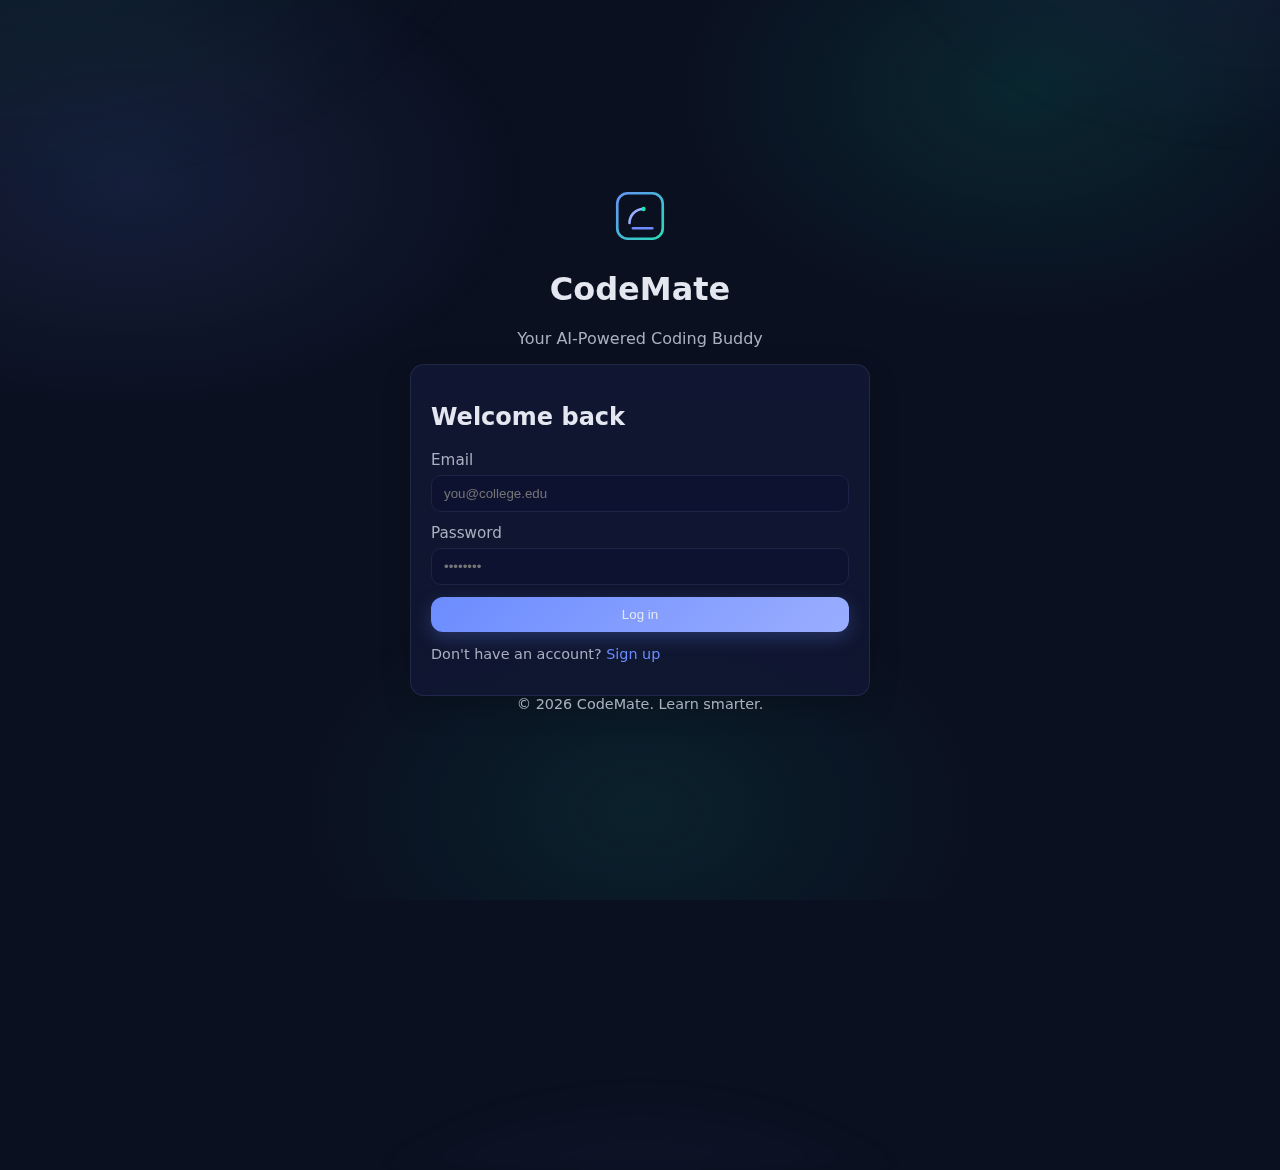
<file: index.html>
<!DOCTYPE html>
<html lang="en">
<head>
  <meta charset="UTF-8" />
  <meta name="viewport" content="width=device-width, initial-scale=1.0" />
  <title>CodeMate – Login</title>
  <link rel="stylesheet" href="css/styles.css" />
  <link rel="icon" href="assets/logo.svg" />
</head>
<body class="auth-body">
  <div class="gradient-bg"></div>
  <main class="auth-container">
    <div class="brand">
      <img src="assets/logo.svg" alt="CodeMate Logo" class="logo"/>
      <h1>CodeMate</h1>
      <p class="tagline">Your AI-Powered Coding Buddy</p>
    </div>

    <form id="loginForm" class="card auth-card">
      <h2>Welcome back</h2>
      <div class="form-group">
        <label for="loginEmail">Email</label>
        <input type="email" id="loginEmail" placeholder="you@college.edu" required />
      </div>
      <div class="form-group">
        <label for="loginPassword">Password</label>
        <input type="password" id="loginPassword" placeholder="••••••••" required />
      </div>
      <button type="submit" class="btn btn-primary btn-full">Log in</button>
      <p class="muted small">Don't have an account? <a href="signup.html">Sign up</a></p>
    </form>

    <footer class="small muted center">
      © <span id="year"></span> CodeMate. Learn smarter.
    </footer>
  </main>

  <script src="js/auth.js"></script>
  <script>
    document.getElementById('year').textContent = new Date().getFullYear();
    document.getElementById('loginForm').addEventListener('submit', async (e) => {
      e.preventDefault();
      const email = (document.getElementById('loginEmail').value || '').trim().toLowerCase();
      const password = document.getElementById('loginPassword').value || '';
      try {
        await window.Auth.login(email, password);
        window.location.href = 'dashboard.html';
      } catch (err) {
        alert(err.message || 'Login failed');
      }
    });
  </script>
</body>
</html>
</file>
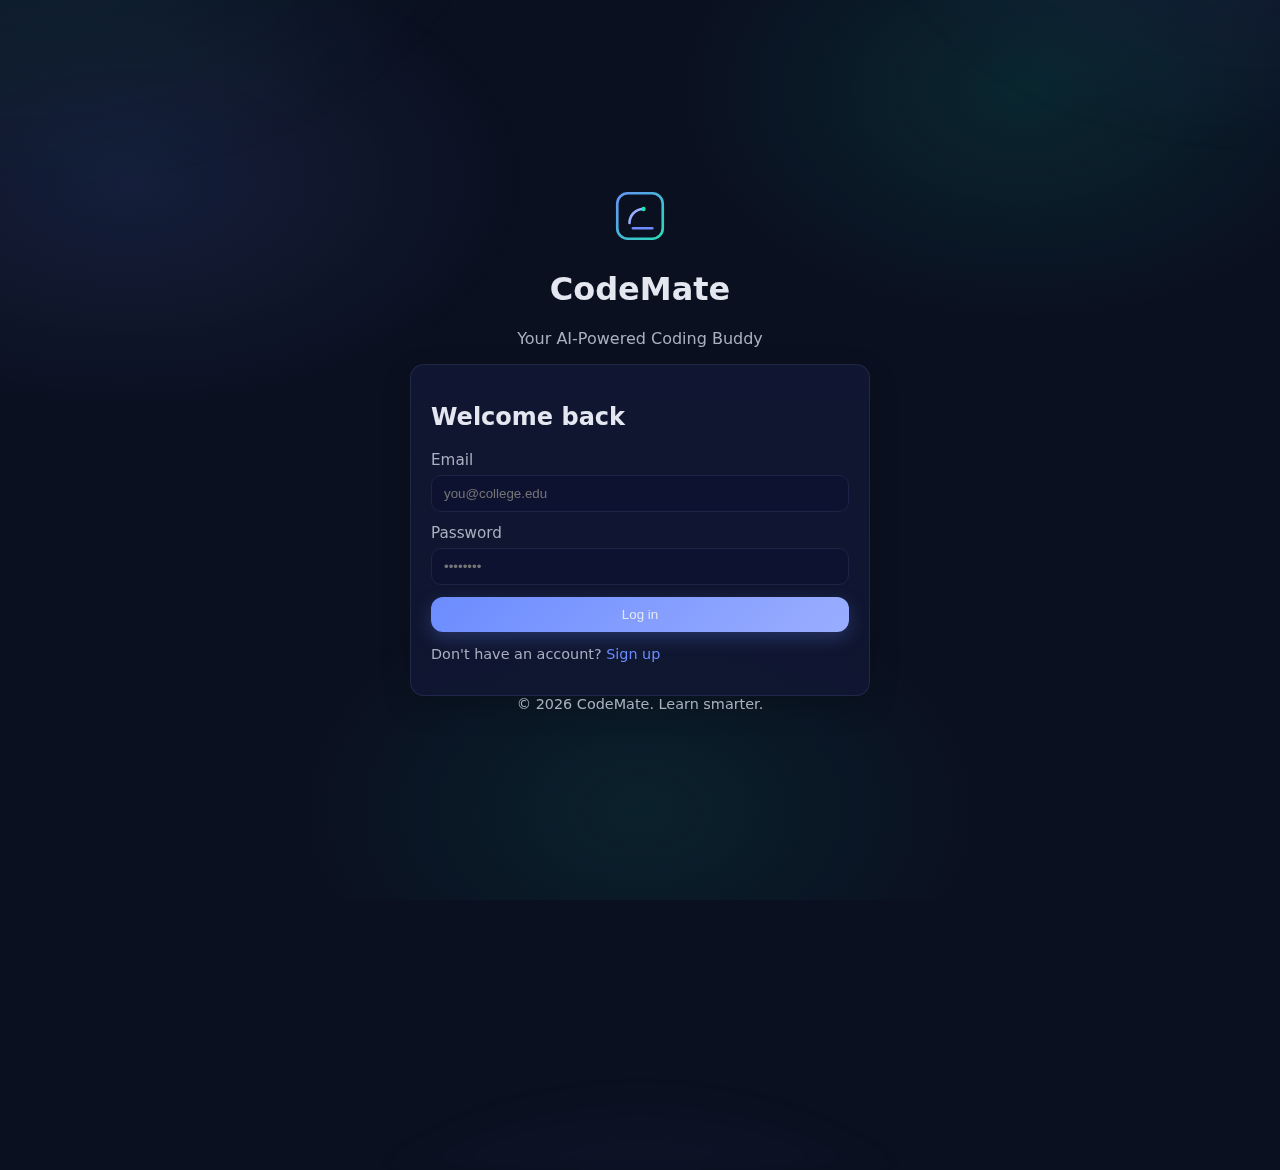
<file: chat.html>
<!DOCTYPE html>
<html lang="en">
<head>
  <meta charset="UTF-8" />
  <meta name="viewport" content="width=device-width, initial-scale=1.0" />
  <title>CodeMate – Chat</title>
  <link rel="stylesheet" href="css/styles.css" />
  <link rel="icon" href="assets/logo.svg" />
</head>
<body>
  <header class="topbar">
    <div class="left">
      <a href="dashboard.html" class="brand-link">
        <img src="assets/logo.svg" class="logo small" alt="logo"/>
        <span class="brand-text">CodeMate</span>
      </a>
    </div>
    <nav class="nav">
      <a href="dashboard.html">Dashboard</a>
      <a href="chat.html" class="active">Ask CodeMate</a>
      <a href="profile.html">Profile</a>
    </nav>
    <div class="right">
      <button id="logoutBtn" class="btn btn-ghost">Logout</button>
    </div>
  </header>

  <main class="container">
    <section class="hero">
      <h1>Ask CodeMate</h1>
      <p class="muted">Get quick tips, examples, and explanations for Java, C, and Python.</p>
    </section>

    <section class="card chat">
      <div id="chatWindow" class="chat-window"></div>
      <div class="chat-input">
        <input id="chatText" type="text" placeholder="Ask a question... e.g., 'Java for loop example'"/>
        <button id="sendBtn" class="btn btn-primary">Send</button>
      </div>
    </section>
  </main>

  <script src="js/auth.js"></script>
  <script src="js/chat.js"></script>
</body>
</html>
</file>
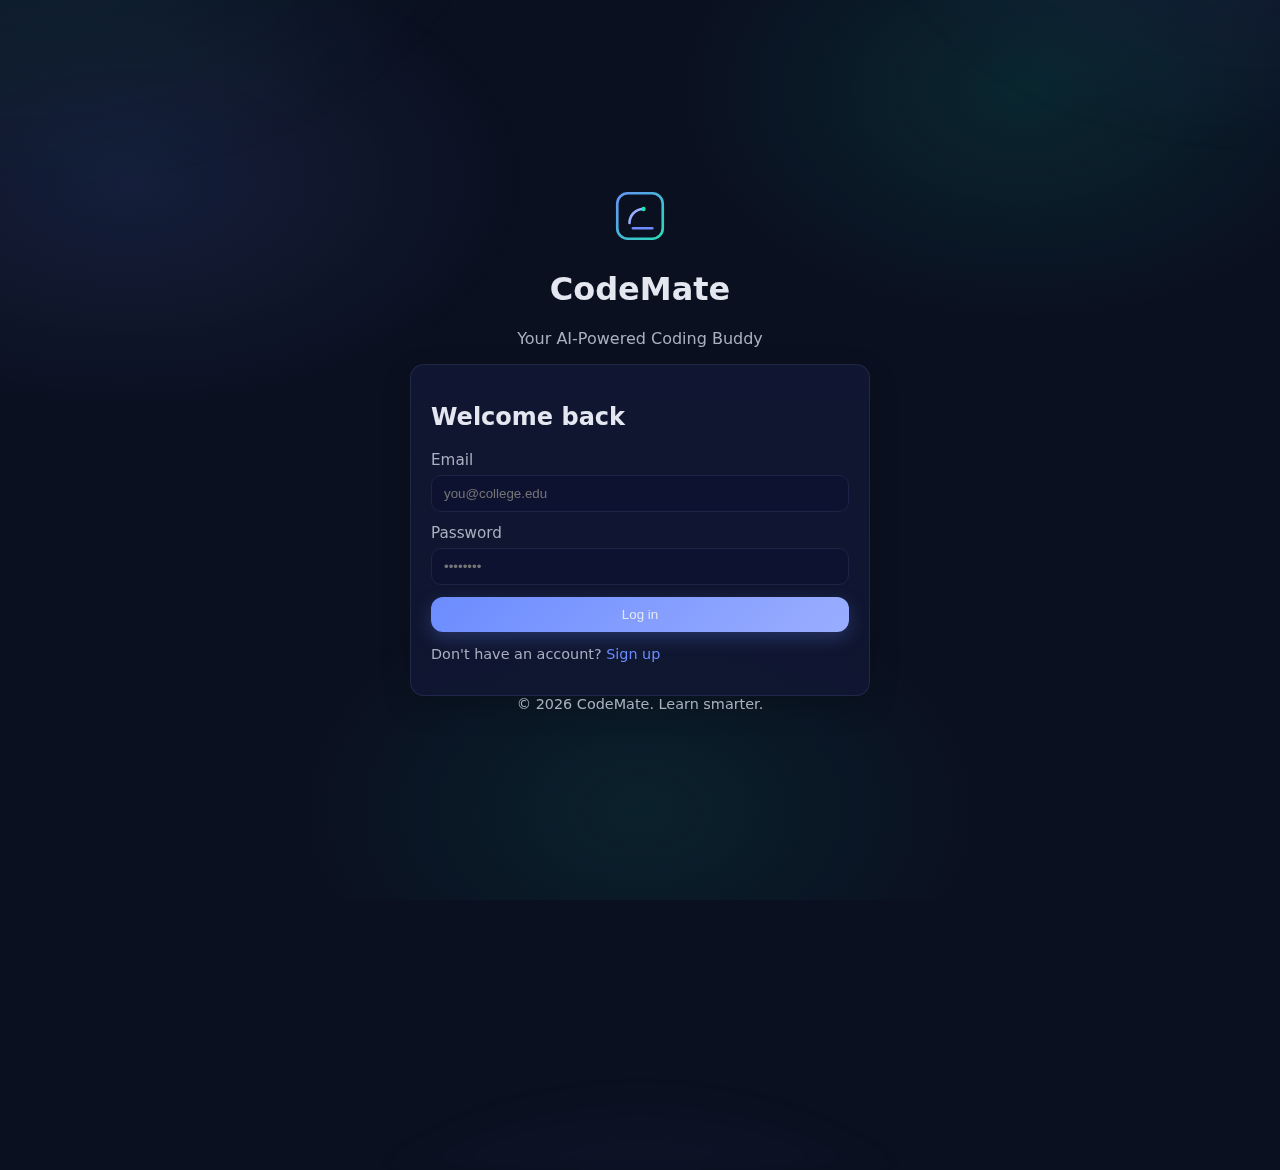
<file: course.html>
<!DOCTYPE html>
<html lang="en">
<head>
  <meta charset="UTF-8" />
  <meta name="viewport" content="width=device-width, initial-scale=1.0" />
  <title>CodeMate – Course</title>
  <link rel="stylesheet" href="css/styles.css" />
  <link rel="icon" href="assets/logo.svg" />
</head>
<body>
  <header class="topbar">
    <div class="left">
      <a href="dashboard.html" class="brand-link">
        <img src="assets/logo.svg" class="logo small" alt="logo"/>
        <span class="brand-text">CodeMate</span>
      </a>
    </div>
    <nav class="nav">
      <a href="dashboard.html">Dashboard</a>
      <a href="chat.html">Ask CodeMate</a>
      <a href="profile.html">Profile</a>
    </nav>
    <div class="right">
      <button id="logoutBtn" class="btn btn-ghost">Logout</button>
    </div>
  </header>

  <main class="container">
    <section class="hero">
      <h1 id="courseTitle">Course</h1>
      <p id="courseSubtitle" class="muted"></p>
      <div class="progress"><div id="courseProgress" class="bar"></div></div>
    </section>

    <div class="layout two">
      <aside class="card sticky">
        <h3>Lessons</h3>
        <ol id="lessonsList" class="list"></ol>
      </aside>
      <section class="card">
        <article id="lessonContent">
          <h2>Select a lesson</h2>
          <p>Pick a lesson from the sidebar to begin. Mark it complete when you're done to track your progress.</p>
        </article>
        <div class="lesson-actions">
          <button id="markCompleteBtn" class="btn btn-primary" disabled>Mark lesson as complete</button>
          <a id="quizLink" class="btn" href="#">Take Quiz</a>
        </div>
      </section>
    </div>
  </main>

  <script src="js/auth.js"></script>
  <script src="js/progress.js"></script>
  <script src="js/data.js"></script>
  <script src="js/courses.js"></script>
</body>
</html>
</file>
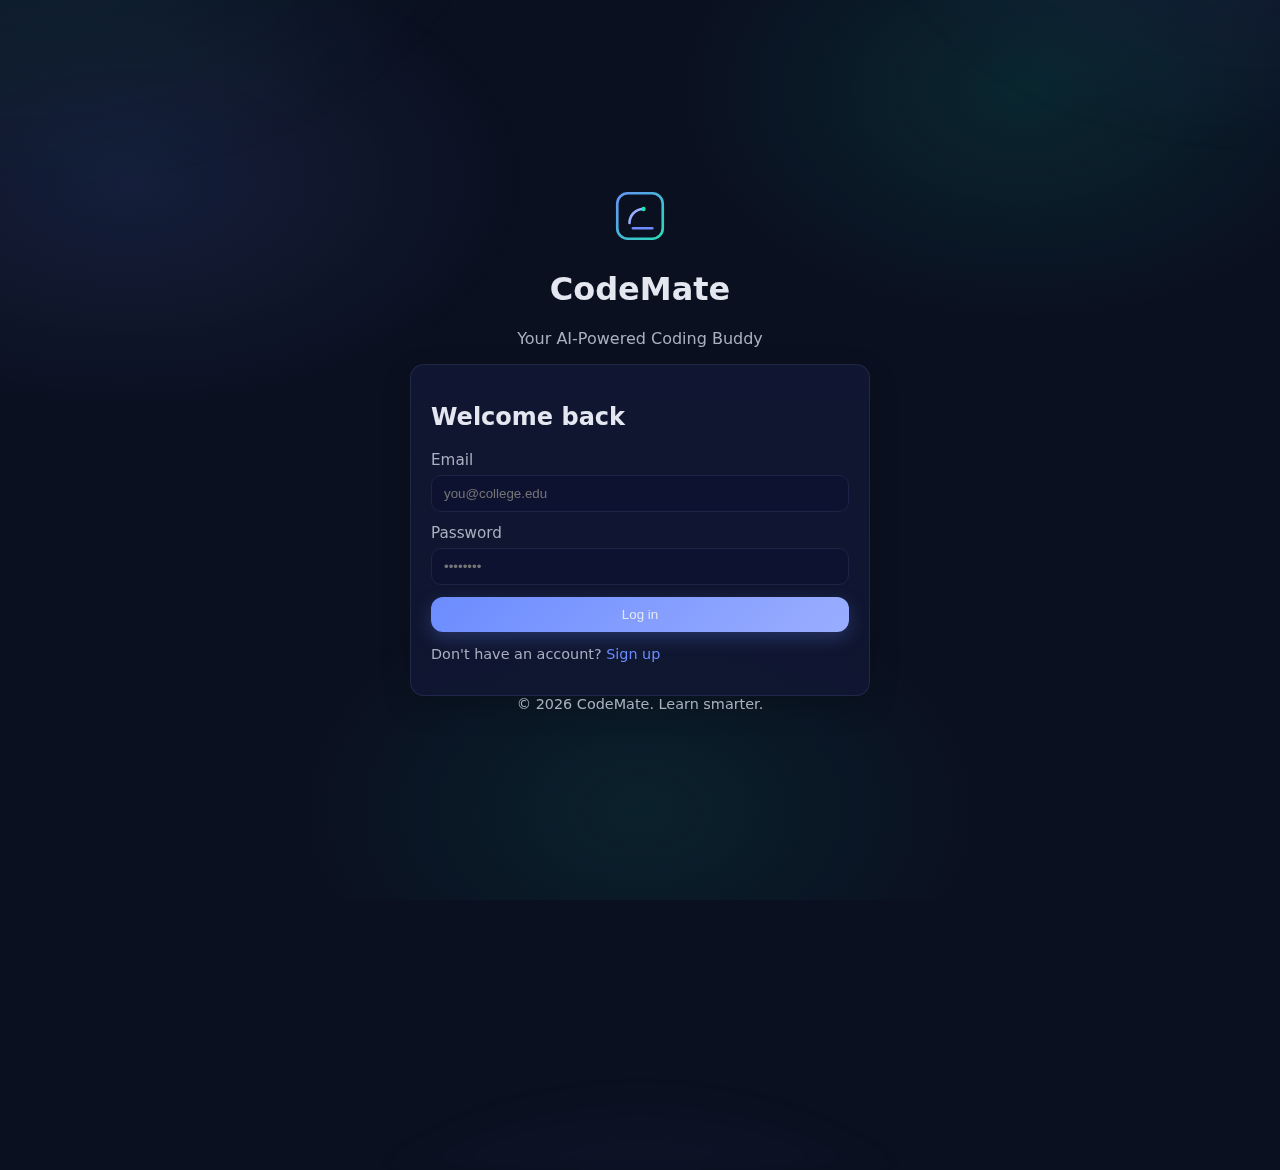
<file: dashboard.html>
<!DOCTYPE html>
<html lang="en">
<head>
  <meta charset="UTF-8" />
  <meta name="viewport" content="width=device-width, initial-scale=1.0" />
  <title>CodeMate – Dashboard</title>
  <link rel="stylesheet" href="css/styles.css" />
  <link rel="icon" href="assets/logo.svg" />
</head>
<body>
  <header class="topbar">
    <div class="left">
      <img src="assets/logo.svg" class="logo small" alt="logo"/>
      <span class="brand-text">CodeMate</span>
    </div>
    <nav class="nav">
      <a href="dashboard.html" class="active">Dashboard</a>
      <a href="chat.html">Ask CodeMate</a>
      <a href="profile.html">Profile</a>
    </nav>
    <div class="right">
      <span id="userNameDisplay" class="muted"></span>
      <button id="logoutBtn" class="btn btn-ghost">Logout</button>
    </div>
  </header>

  <main class="container">
    <section class="hero">
      <h1>Welcome, <span id="firstName"></span> 👋</h1>
      <p class="muted">Continue your journey in Java, C, and Python. Track your progress, take quizzes, and get instant help.</p>
    </section>

    <section class="grid three">
      <div class="card course-card" data-lang="java">
        <h3>Java</h3>
        <p class="muted">Object-oriented programming, JVM fundamentals.</p>
        <div class="progress"><div id="javaProgress" class="bar"></div></div>
        <div class="actions">
          <a class="btn btn-primary" href="course.html?lang=java">Start Learning</a>
          <a class="btn" href="quiz.html?lang=java">Take Quiz</a>
        </div>
      </div>

      <div class="card course-card" data-lang="c">
        <h3>C</h3>
        <p class="muted">Low-level programming, pointers, memory.</p>
        <div class="progress"><div id="cProgress" class="bar"></div></div>
        <div class="actions">
          <a class="btn btn-primary" href="course.html?lang=c">Start Learning</a>
          <a class="btn" href="quiz.html?lang=c">Take Quiz</a>
        </div>
      </div>

      <div class="card course-card" data-lang="python">
        <h3>Python</h3>
        <p class="muted">Clean syntax, batteries-included standard library.</p>
        <div class="progress"><div id="pythonProgress" class="bar"></div></div>
        <div class="actions">
          <a class="btn btn-primary" href="course.html?lang=python">Start Learning</a>
          <a class="btn" href="quiz.html?lang=python">Take Quiz</a>
        </div>
      </div>
    </section>
  </main>

  <script src="js/auth.js"></script>
  <script src="js/progress.js"></script>
  <script>
    window.Auth.guard();
    const user = window.Auth.currentUser();
    document.getElementById('firstName').textContent = user.name.split(' ')[0];
    document.getElementById('userNameDisplay').textContent = user.email;

    function setProgress(lang, elemId){
      const pct = window.Progress.percentComplete(user.email, lang);
      document.getElementById(elemId).style.width = pct + '%';
      document.getElementById(elemId).title = pct + '% complete';
    }
    setProgress('java','javaProgress');
    setProgress('c','cProgress');
    setProgress('python','pythonProgress');

    document.getElementById('logoutBtn').addEventListener('click', () => {
      window.Auth.logout();
      window.location.href = 'index.html';
    });
  </script>
</body>
</html>
</file>
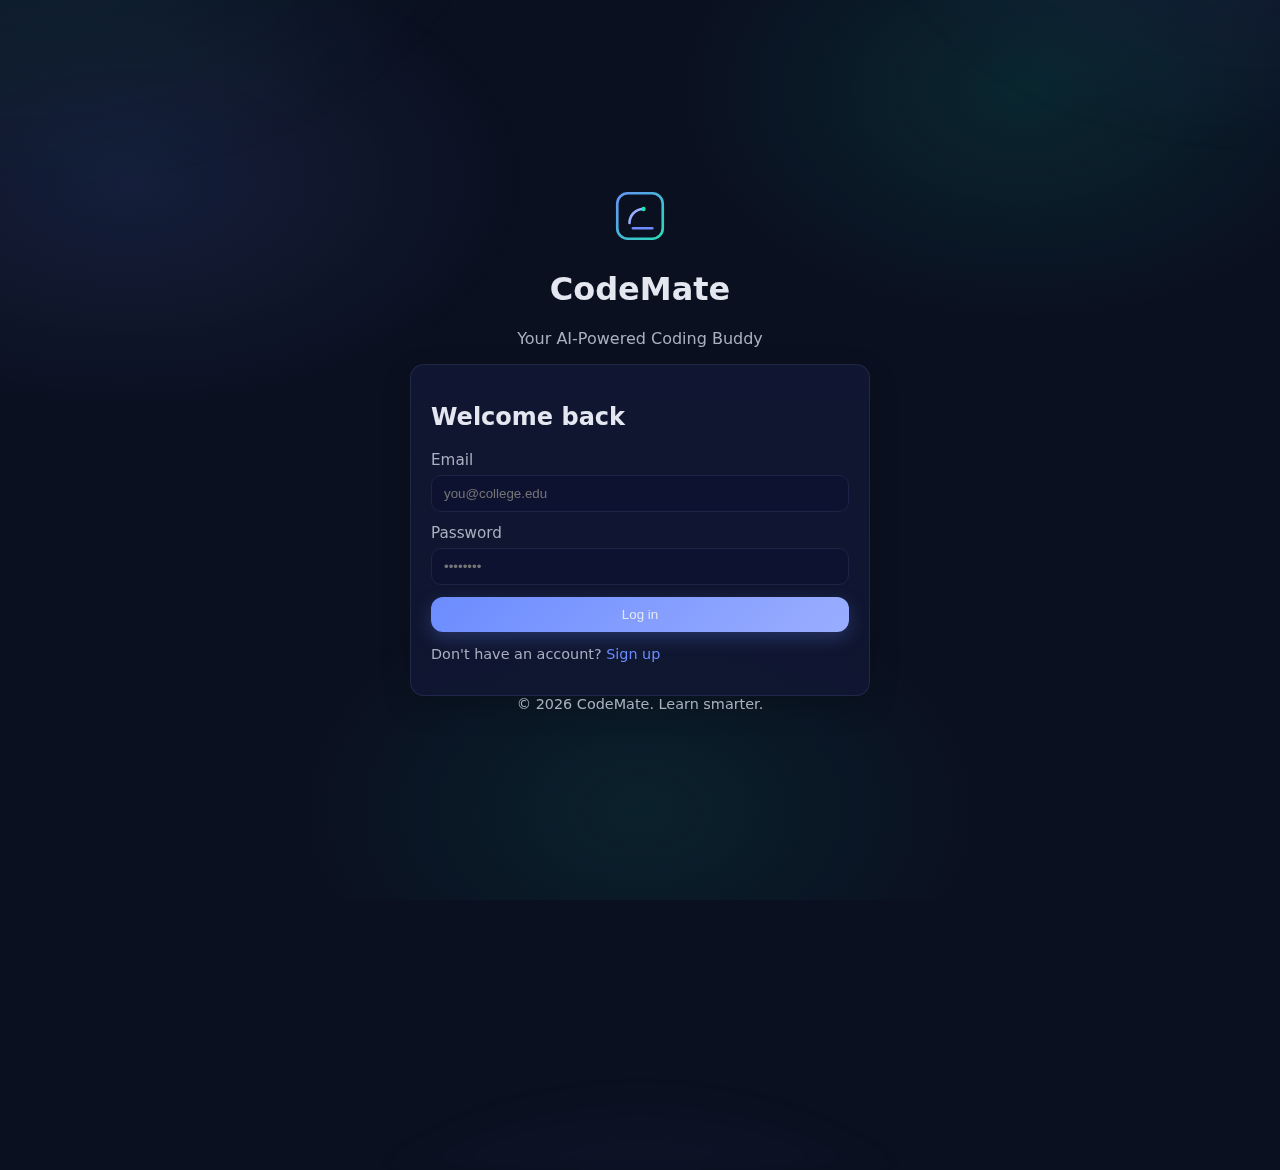
<file: practice.html>
<!DOCTYPE html>
<html lang="en">
<head>
  <meta charset="UTF-8" />
  <meta name="viewport" content="width=device-width, initial-scale=1.0" />
  <title>CodeMate – Practice</title>
  <link rel="stylesheet" href="css/styles.css" />
  <link rel="icon" href="assets/logo.svg" />
</head>
<body>
  <header class="topbar">
    <div class="left">
      <a href="dashboard.html" class="brand-link">
        <img src="assets/logo.svg" class="logo small" alt="logo"/>
        <span class="brand-text">CodeMate</span>
      </a>
    </div>
    <nav class="nav">
      <a href="dashboard.html">Dashboard</a>
      <a href="course.html?lang=java">Courses</a>
      <a href="practice.html" class="active">Practice</a>
      <a href="resources.html">Resources</a>
      <a href="chat.html">Ask CodeMate</a>
      <a href="profile.html">Profile</a>
    </nav>
    <div class="right">
      <button id="menuToggle" class="btn btn-ghost" aria-label="Toggle Menu">☰</button>
      <button id="logoutBtn" class="btn btn-ghost">Logout</button>
    </div>
  </header>

  <main class="container">
    <section class="hero">
      <h1>Practice challenges</h1>
      <p class="muted">Sharpen your skills with quick exercises. Mark problems as solved and track your progress.</p>
    </section>

    <section class="card">
      <div style="display:flex; gap:10px; flex-wrap:wrap; align-items:center;">
        <label>Language
          <select id="langSel">
            <option value="java">Java</option>
            <option value="c">C</option>
            <option value="python">Python</option>
          </select>
        </label>
        <label>Difficulty
          <select id="diffSel">
            <option value="">All</option>
            <option value="easy">Easy</option>
            <option value="medium">Medium</option>
          </select>
        </label>
      </div>
      <div id="practiceList" class="grid two" style="margin-top:12px;"></div>
    </section>
  </main>

  <script src="js/auth.js"></script>
  <script src="js/bus.js"></script>
  <script src="js/practice_data.js"></script>
  <script src="js/progress.js"></script>
  <script src="js/achievements.js"></script>
  <script src="js/ui.js"></script>
  <script src="js/practice.js"></script>
</body>
</html>
</file>
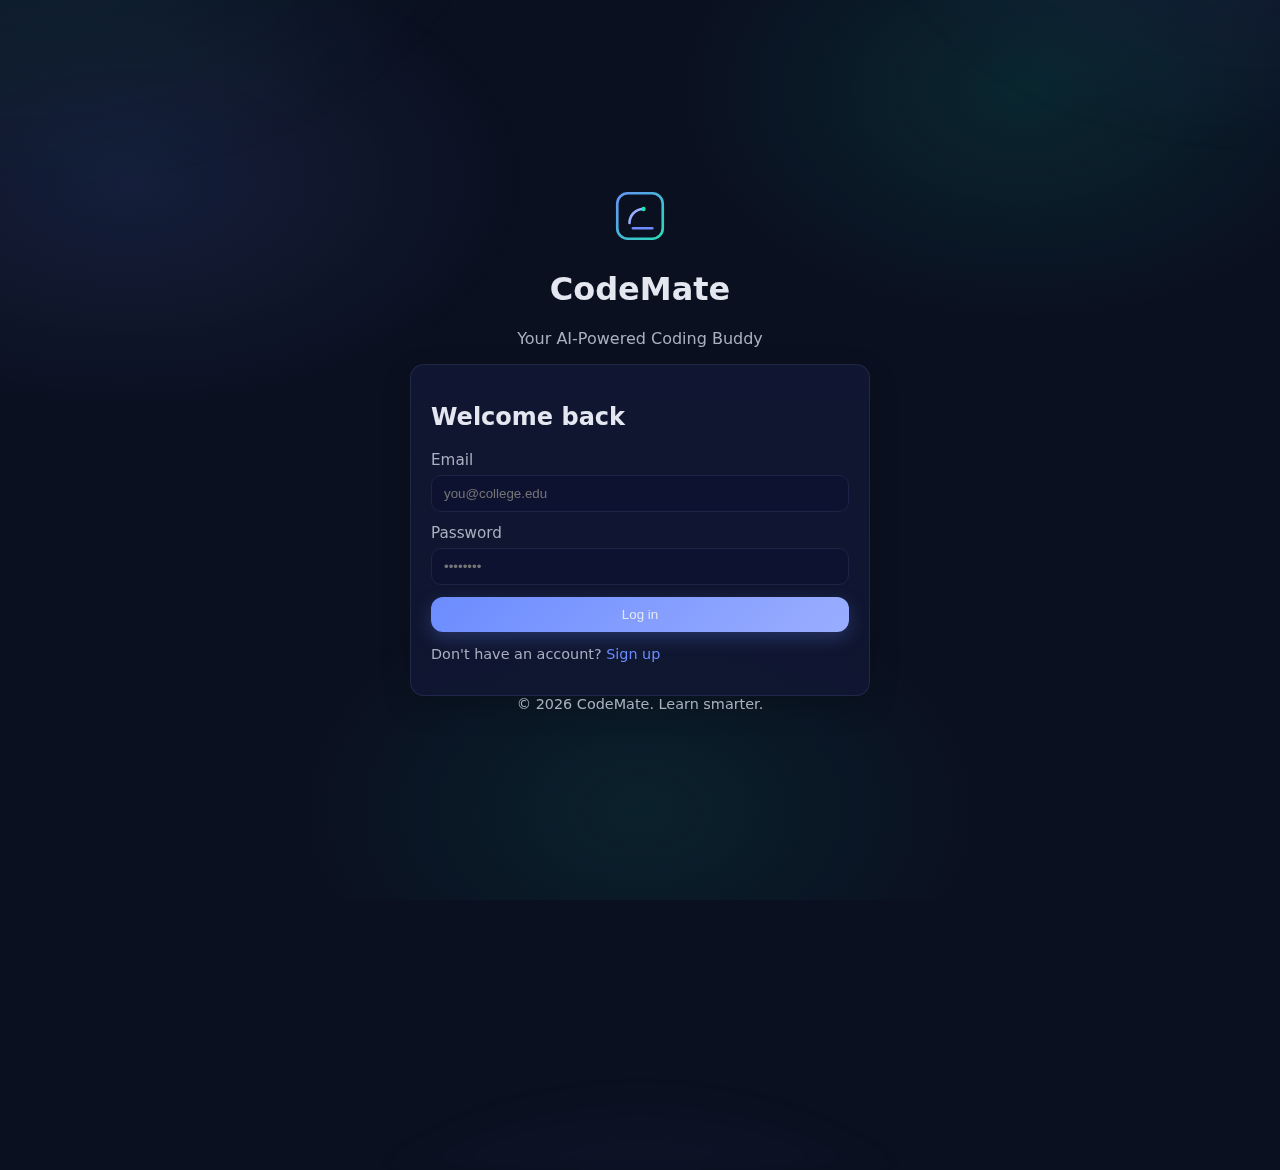
<file: profile.html>
<!DOCTYPE html>
<html lang="en">
<head>
  <meta charset="UTF-8" />
  <meta name="viewport" content="width=device-width, initial-scale=1.0" />
  <title>CodeMate – Profile</title>
  <link rel="stylesheet" href="css/styles.css" />
  <link rel="icon" href="assets/logo.svg" />
</head>
<body>
  <header class="topbar">
    <div class="left">
      <a href="dashboard.html" class="brand-link">
        <img src="assets/logo.svg" class="logo small" alt="logo"/>
        <span class="brand-text">CodeMate</span>
      </a>
    </div>
    <nav class="nav">
      <a href="dashboard.html">Dashboard</a>
      <a href="chat.html">Ask CodeMate</a>
      <a href="profile.html" class="active">Profile</a>
    </nav>
    <div class="right">
      <button id="logoutBtn" class="btn btn-ghost">Logout</button>
    </div>
  </header>

  <main class="container">
    <section class="hero">
      <h1>Your Profile</h1>
      <p class="muted">Account details and learning progress.</p>
    </section>

    <section class="grid two">
      <div class="card">
        <h3>Account</h3>
        <div class="kv">
          <div><span class="muted">Name</span><span id="pName"></span></div>
          <div><span class="muted">Email</span><span id="pEmail"></span></div>
        </div>
      </div>

      <div class="card">
        <h3>Progress</h3>
        <div class="progress-row">
          <span>Java</span>
          <div class="progress small"><div id="pJava" class="bar"></div></div>
        </div>
        <div class="progress-row">
          <span>C</span>
          <div class="progress small"><div id="pC" class="bar"></div></div>
        </div>
        <div class="progress-row">
          <span>Python</span>
          <div class="progress small"><div id="pPython" class="bar"></div></div>
        </div>
      </div>
    </section>
  </main>

  <script src="js/auth.js"></script>
  <script src="js/data.js"></script>
  <script src="js/progress.js"></script>
  <script>
    window.Auth.guard();
    const u = window.Auth.currentUser();
    document.getElementById('pName').textContent = u.name;
    document.getElementById('pEmail').textContent = u.email;
    const set = (lang, id) => document.getElementById(id).style.width = window.Progress.percentComplete(u.email, lang) + '%';
    set('java', 'pJava');
    set('c', 'pC');
    set('python', 'pPython');
    document.getElementById('logoutBtn').addEventListener('click', () => { window.Auth.logout(); window.location.href = 'index.html'; });
  </script>
</body>
</html>
</file>
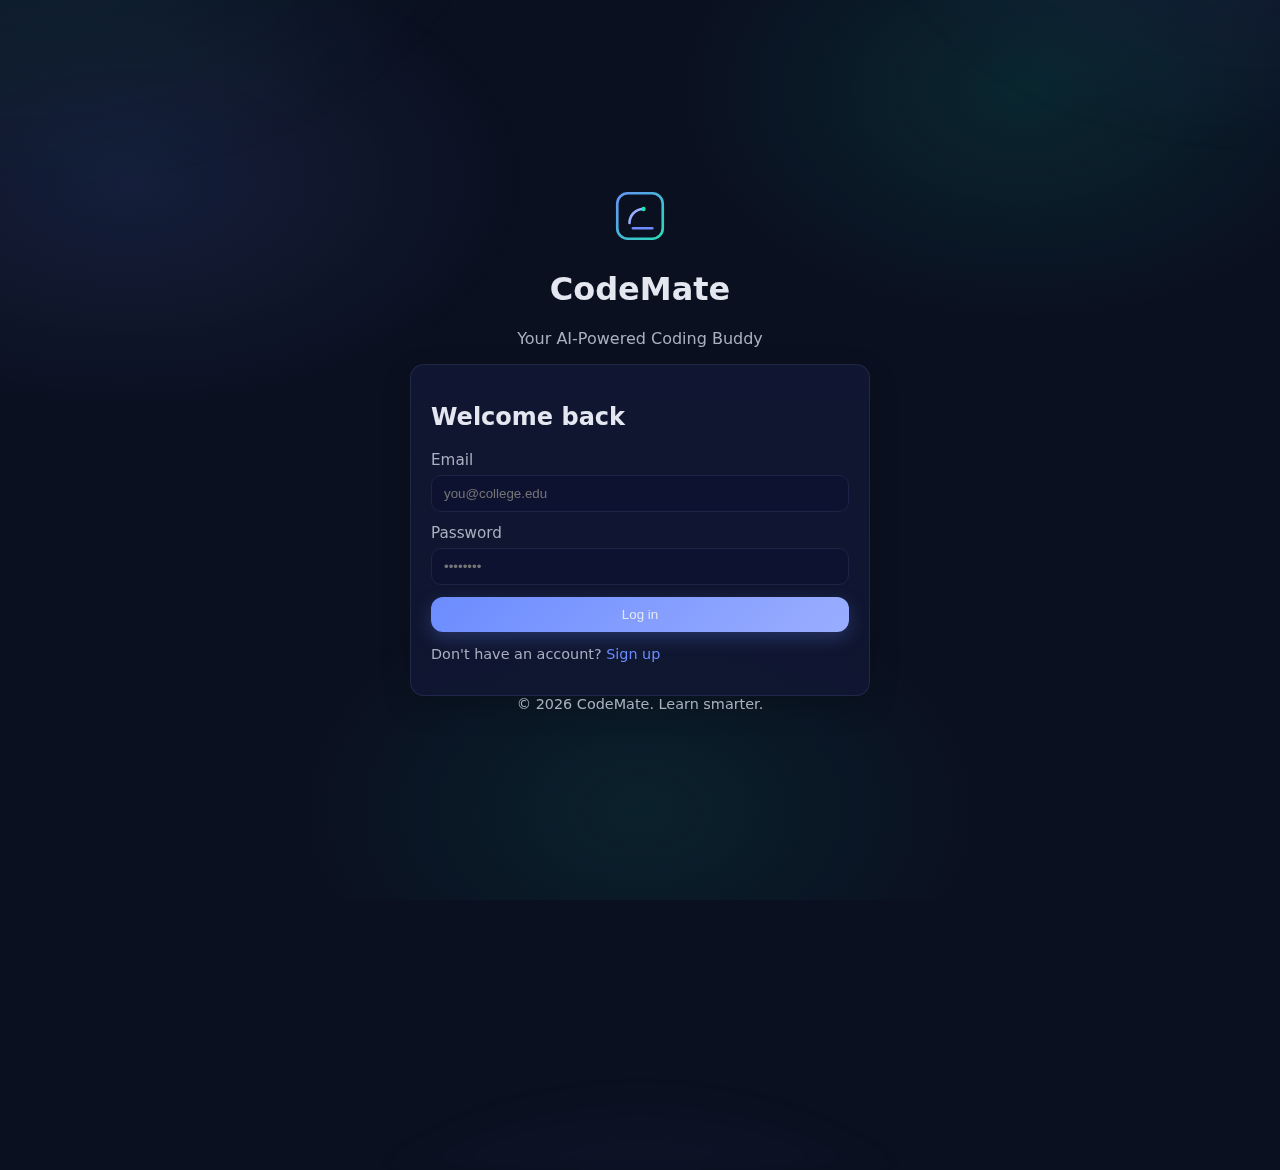
<file: quiz.html>
<!DOCTYPE html>
<html lang="en">
<head>
  <meta charset="UTF-8" />
  <meta name="viewport" content="width=device-width, initial-scale=1.0" />
  <title>CodeMate – Quiz</title>
  <link rel="stylesheet" href="css/styles.css" />
  <link rel="icon" href="assets/logo.svg" />
</head>
<body>
  <header class="topbar">
    <div class="left">
      <a href="dashboard.html" class="brand-link">
        <img src="assets/logo.svg" class="logo small" alt="logo"/>
        <span class="brand-text">CodeMate</span>
      </a>
    </div>
    <nav class="nav">
      <a href="dashboard.html">Dashboard</a>
      <a href="chat.html">Ask CodeMate</a>
      <a href="profile.html">Profile</a>
    </nav>
    <div class="right">
      <button id="logoutBtn" class="btn btn-ghost">Logout</button>
    </div>
  </header>

  <main class="container">
    <section class="hero">
      <h1 id="quizTitle">Quiz</h1>
      <p id="quizSubtitle" class="muted"></p>
    </section>

    <section id="quizContainer" class="card">
      <form id="quizForm" class="quiz-form"></form>
      <div class="quiz-actions">
        <button id="submitQuizBtn" class="btn btn-primary">Submit</button>
        <a id="backToCourse" class="btn" href="#">Back to course</a>
      </div>
      <div id="quizResult" class="quiz-result hidden"></div>
    </section>
  </main>

  <script src="js/auth.js"></script>
  <script src="js/data.js"></script>
  <script src="js/data_extend.js"></script>
  <script src="js/progress.js"></script>
  <script src="js/quiz.js"></script>
</body>
</html>
</file>
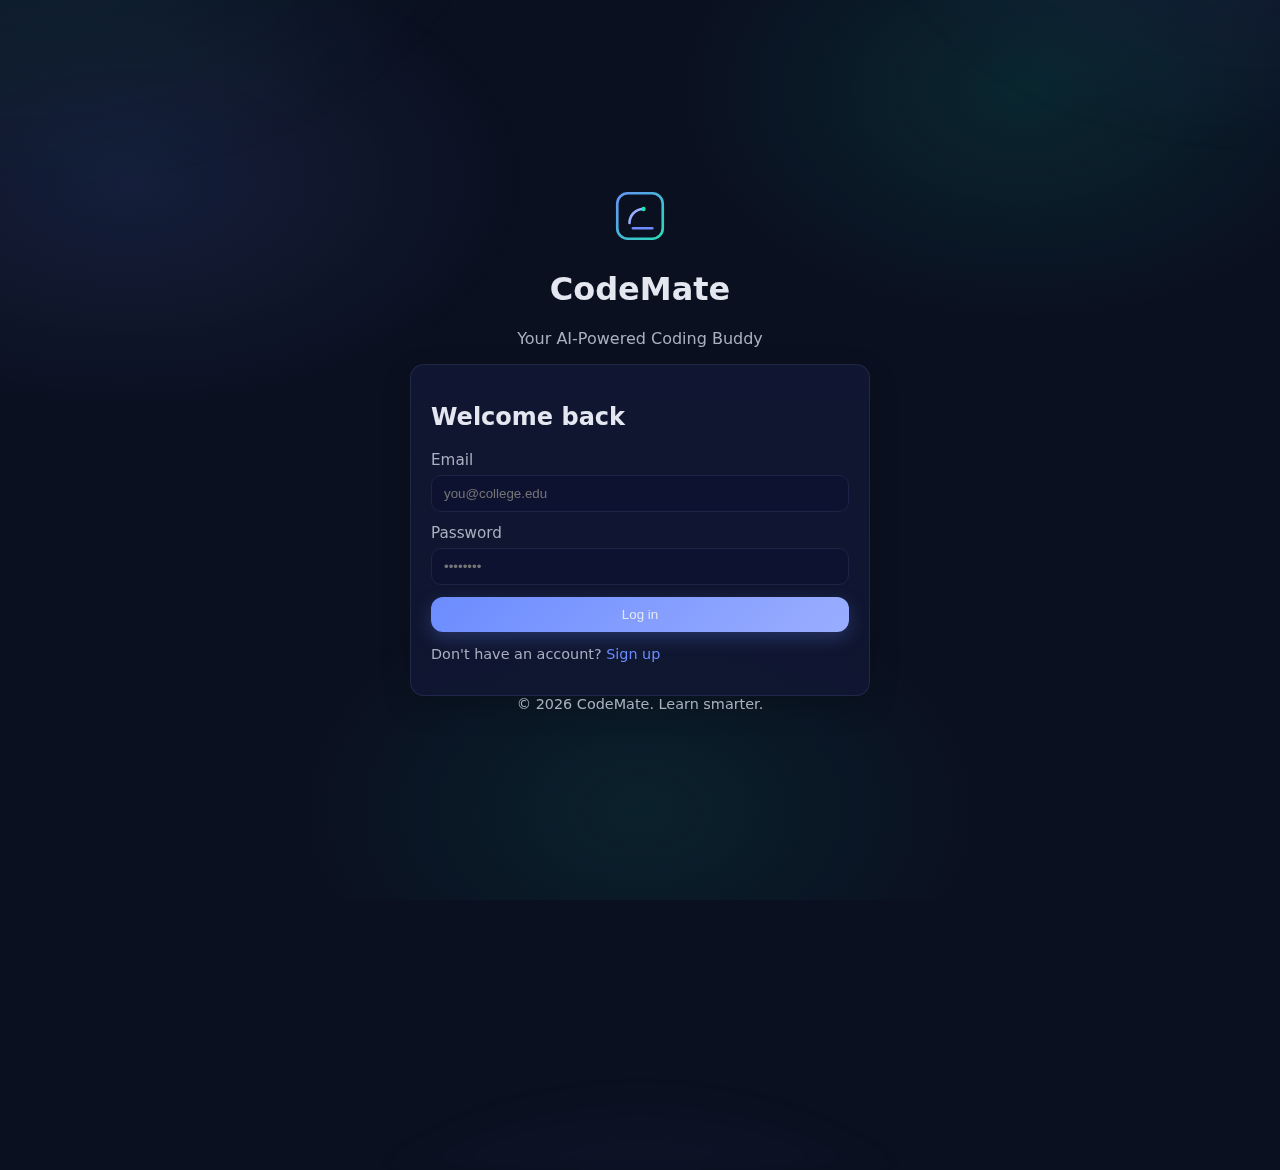
<file: resources.html>
<!DOCTYPE html>
<html lang="en">
<head>
  <meta charset="UTF-8" />
  <meta name="viewport" content="width=device-width, initial-scale=1.0" />
  <title>CodeMate – Resources</title>
  <link rel="stylesheet" href="css/styles.css" />
  <link rel="icon" href="assets/logo.svg" />
</head>
<body>
  <header class="topbar">
    <div class="left">
      <a href="dashboard.html" class="brand-link">
        <img src="assets/logo.svg" class="logo small" alt="logo"/>
        <span class="brand-text">CodeMate</span>
      </a>
    </div>
    <nav class="nav">
      <a href="dashboard.html">Dashboard</a>
      <a href="course.html?lang=java">Courses</a>
      <a href="practice.html">Practice</a>
      <a href="resources.html" class="active">Resources</a>
      <a href="chat.html">Ask CodeMate</a>
      <a href="profile.html">Profile</a>
    </nav>
    <div class="right">
      <button id="menuToggle" class="btn btn-ghost" aria-label="Toggle Menu">☰</button>
      <button id="logoutBtn" class="btn btn-ghost">Logout</button>
    </div>
  </header>

  <main class="container">
    <section class="hero">
      <h1>Resources</h1>
      <p class="muted">Cheatsheets and curated links for Java, C, and Python.</p>
    </section>

    <section class="grid three">
      <div class="card">
        <h3>Java Cheats</h3>
        <ul class="list">
          <li><strong>Loops</strong> – for, while, enhanced for</li>
          <li><strong>Collections</strong> – List, Map, Set</li>
          <li><strong>Exceptions</strong> – try/catch/finally</li>
        </ul>
        <a class="btn" href="course.html?lang=java">Open Java course</a>
      </div>

      <div class="card">
        <h3>C Cheats</h3>
        <ul class="list">
          <li><strong>Pointers</strong> – *, &, pointer arithmetic</li>
          <li><strong>Memory</strong> – malloc/free</li>
          <li><strong>I/O</strong> – printf, scanf, FILE*</li>
        </ul>
        <a class="btn" href="course.html?lang=c">Open C course</a>
      </div>

      <div class="card">
        <h3>Python Cheats</h3>
        <ul class="list">
          <li><strong>Comprehensions</strong> – [x for x in ...]</li>
          <li><strong>Dicts</strong> – keys/values/items</li>
          <li><strong>Modules</strong> – import, pip basics</li>
        </ul>
        <a class="btn" href="course.html?lang=python">Open Python course</a>
      </div>
    </section>

    <section class="card">
      <h3>Helpful links</h3>
      <ul class="list">
        <li><a href="https://docs.oracle.com/javase/8/docs/api/" target="_blank" rel="noopener">Java API Docs</a></li>
        <li><a href="https://en.cppreference.com/w/c" target="_blank" rel="noopener">C Reference (cppreference C)</a></li>
        <li><a href="https://docs.python.org/3/" target="_blank" rel="noopener">Python Docs</a></li>
      </ul>
    </section>
  </main>

  <script src="js/auth.js"></script>
  <script src="js/ui.js"></script>
  <script>
    window.Auth.guard();
    document.getElementById('logoutBtn').addEventListener('click', () => { window.Auth.logout(); window.location.href = 'index.html'; });
  </script>
</body>
</html>
</file>
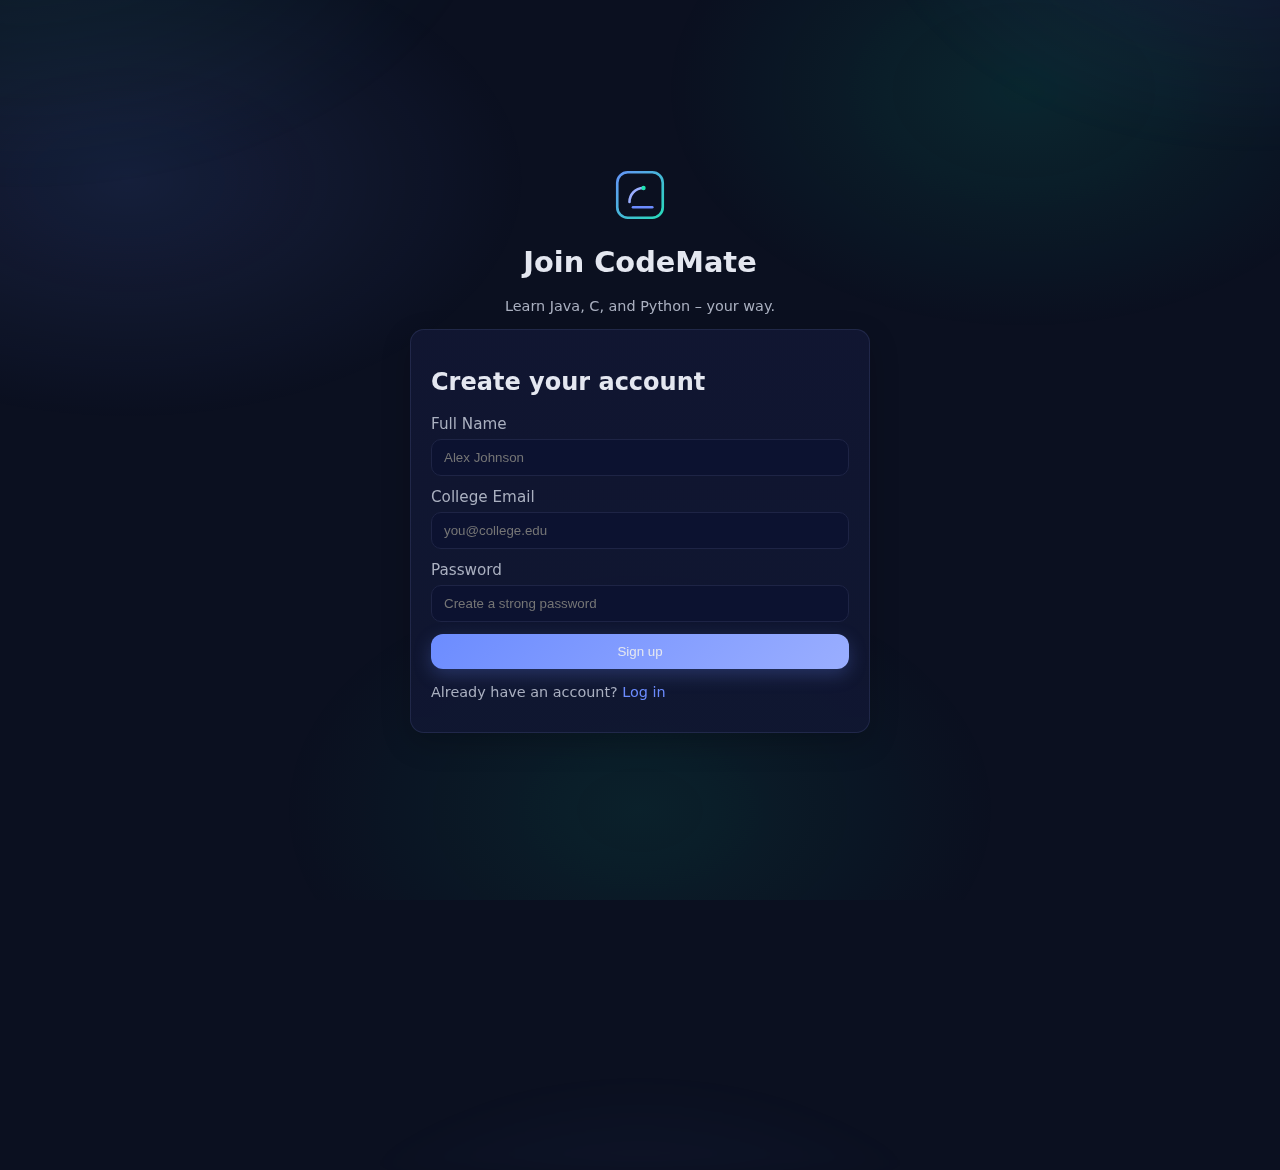
<file: signup.html>
<!DOCTYPE html>
<html lang="en">
<head>
  <meta charset="UTF-8" />
  <meta name="viewport" content="width=device-width, initial-scale=1.0" />
  <title>CodeMate – Sign Up</title>
  <link rel="stylesheet" href="css/styles.css" />
  <link rel="icon" href="assets/logo.svg" />
</head>
<body class="auth-body">
  <div class="gradient-bg"></div>
  <main class="auth-container">
    <div class="brand small">
      <img src="assets/logo.svg" alt="CodeMate Logo" class="logo"/>
      <h1>Join CodeMate</h1>
      <p class="tagline">Learn Java, C, and Python – your way.</p>
    </div>

    <form id="signupForm" class="card auth-card">
      <h2>Create your account</h2>
      <div class="form-group">
        <label for="signupName">Full Name</label>
        <input type="text" id="signupName" placeholder="Alex Johnson" required />
      </div>
      <div class="form-group">
        <label for="signupEmail">College Email</label>
        <input type="email" id="signupEmail" placeholder="you@college.edu" required />
      </div>
      <div class="form-group">
        <label for="signupPassword">Password</label>
        <input type="password" id="signupPassword" placeholder="Create a strong password" required />
      </div>
      <button type="submit" class="btn btn-primary btn-full">Sign up</button>
      <p class="muted small">Already have an account? <a href="index.html">Log in</a></p>
    </form>
  </main>

  <script src="js/auth.js"></script>
  <script>
    document.getElementById('signupForm').addEventListener('submit', async (e) => {
      e.preventDefault();
      const name = (document.getElementById('signupName').value || '').trim();
      const email = (document.getElementById('signupEmail').value || '').trim().toLowerCase();
      const password = document.getElementById('signupPassword').value || '';
      try {
        await window.Auth.signup({ name, email, password });
        alert('Account created! Please log in.');
        window.location.href = 'index.html';
      } catch (err) {
        alert(err.message || 'Sign up failed');
      }
    });
  </script>
</body>
</html>
</file>
<file: css/styles.css>
/* Global styles */
:root {
  --bg: #0b1020;
  --panel: #111733;
  --text: #e4e7f0;
  --muted: #aab0c0;
  --primary: #6c8cff;
  --primary-2: #9aaeff;
  --accent: #20e3b2;
  --danger: #ff6b6b;
  --border: #1e2445;
}

* { box-sizing: border-box; }
html, body { height: 100%; }
body {
  margin: 0;
  font-family: ui-sans-serif, system-ui, -apple-system, Segoe UI, Roboto, Ubuntu, Cantarell, Noto Sans, Helvetica Neue, Arial, "Apple Color Emoji", "Segoe UI Emoji";
  background: var(--bg);
  color: var(--text);
}

a { color: var(--primary); text-decoration: none; }
a:hover { color: var(--primary-2); }
.muted { color: var(--muted); }
.small { font-size: 0.9rem; }
.center { text-align: center; }

/* Auth */
.auth-body { display: grid; place-items: center; min-height: 100%; position: relative; overflow: hidden; }
.gradient-bg { position: absolute; inset: -30% -10%; background: radial-gradient(1200px 800px at 10% 10%, rgba(32,227,178,0.08), transparent 40%), radial-gradient(1000px 700px at 90% 10%, rgba(108,140,255,0.1), transparent 40%), radial-gradient(900px 600px at 50% 110%, rgba(108,140,255,0.08), transparent 40%); filter: blur(10px); }
.auth-container { width: min(460px, 92%); position: relative; }
.brand { text-align: center; margin-bottom: 0.5rem; }
.brand.small { margin-bottom: 0.5rem; }
.logo { width: 56px; height: 56px; }
.logo.small { width: 28px; height: 28px; }
.tagline { margin-top: 0; color: var(--muted); }

.card { background: var(--panel); border: 1px solid var(--border); border-radius: 14px; padding: 18px 20px; box-shadow: 0 10px 30px rgba(0,0,0,0.2); }
.auth-card { margin-top: 0.75rem; }

.form-group { display: grid; gap: 6px; margin: 12px 0; }
label { color: var(--muted); font-size: 0.95rem; }
input { background: #0c1230; border: 1px solid var(--border); color: var(--text); padding: 10px 12px; border-radius: 10px; }
input:focus { outline: 2px solid #24316b; border-color: #2c3a7a; }

.btn { display: inline-flex; align-items: center; justify-content: center; gap: 8px; padding: 10px 14px; border-radius: 10px; color: var(--text); background: #182047; border: 1px solid var(--border); cursor: pointer; }
.btn:hover { background: #1a2557; }
.btn-ghost { background: transparent; border: 1px solid var(--border); }
.btn-primary { background: linear-gradient(135deg, var(--primary), var(--primary-2)); border: 0; }
.btn-primary:hover { filter: brightness(1.05); }
.btn-full { width: 100%; }

/* Layout */
.topbar { position: sticky; top: 0; z-index: 10; display: flex; align-items: center; justify-content: space-between; gap: 12px; padding: 10px 16px; background: rgba(11,16,32,0.8); backdrop-filter: blur(8px); border-bottom: 1px solid var(--border); }
.topbar .left, .topbar .right { display: flex; align-items: center; gap: 10px; }
.nav { display: flex; gap: 14px; }
.nav a { padding: 8px 10px; border-radius: 8px; }
.nav a.active, .nav a:hover { background: #121939; }
.brand-text { font-weight: 700; letter-spacing: 0.2px; }

.container { width: min(1100px, 92%); margin: 22px auto; display: grid; gap: 16px; }
.hero h1 { margin-bottom: 6px; font-size: clamp(1.4rem, 1.2rem + 1vw, 2rem); }
.grid { display: grid; gap: 16px; }
.grid.two { grid-template-columns: repeat(2, minmax(0, 1fr)); }
.grid.three { grid-template-columns: repeat(3, minmax(0, 1fr)); }
@media (max-width: 900px) { .grid.two, .grid.three { grid-template-columns: 1fr; } }
@media (max-width: 720px) {
  .topbar { flex-wrap: wrap; gap: 8px; }
  .topbar .nav { width: 100%; display: none; flex-wrap: wrap; }
  .topbar .nav.open { display: flex; }
  .hide-sm { display: none; }
  .container { width: 94%; }
}
@media (max-width: 480px) {
  .btn { padding: 9px 12px; }
  .card { padding: 14px 16px; border-radius: 12px; }
}

.progress { height: 10px; background: #0c1230; border: 1px solid var(--border); border-radius: 100px; overflow: hidden; }
.progress.small { height: 8px; }
.progress .bar { height: 100%; width: 0%; background: linear-gradient(90deg, var(--accent), #67ffd1); box-shadow: 0 0 10px rgba(32,227,178,0.4) inset; transition: width 0.5s ease; display: flex; align-items: center; justify-content: center; font-size: 12px; font-weight: 700; color: #0b1020; }

.course-card h3 { margin: 8px 0; }
.course-card .actions { display: flex; gap: 8px; margin-top: 12px; }

.layout.two { display: grid; grid-template-columns: 280px 1fr; gap: 16px; align-items: start; }
.sticky { position: sticky; top: 76px; }
.list { display: grid; gap: 8px; padding-left: 20px; }
.list li { margin: 4px 0; cursor: pointer; }
.list li.done { color: #77ffc8; }
.lesson-actions { display: flex; gap: 10px; margin-top: 12px; }

.quiz-form { display: grid; gap: 14px; }
.quiz-q { background: #0f1635; border: 1px solid var(--border); border-radius: 10px; padding: 12px; }
.quiz-actions { display: flex; gap: 10px; margin-top: 12px; }
.quiz-result { margin-top: 8px; padding: 12px; border-radius: 10px; background: #0f1635; border: 1px solid var(--border); }
.hidden { display: none; }

.kv { display: grid; gap: 10px; }
.kv > div { display: flex; align-items: center; justify-content: space-between; background: #0f1635; padding: 10px 12px; border-radius: 10px; border: 1px solid var(--border); }
.progress-row { display: grid; grid-template-columns: 100px 1fr; gap: 10px; align-items: center; margin: 8px 0; }

/* Chat */
.chat-window { height: 420px; overflow: auto; display: grid; gap: 10px; padding: 4px; background: #0c1230; border: 1px solid var(--border); border-radius: 10px; }
.msg { display: grid; gap: 6px; max-width: 80%; padding: 10px 12px; border-radius: 12px; }
.msg.user { justify-self: end; background: #162054; }
.msg.bot { justify-self: start; background: #0f1635; border: 1px solid var(--border); }
.msg code { background: #0c1230; padding: 2px 6px; border-radius: 6px; }
.chat-input { display: grid; grid-template-columns: 1fr auto; gap: 8px; margin-top: 10px; }

/* Links inside content */
article h2, article h3 { margin: 8px 0; }
article pre { background: #0c1230; border: 1px solid var(--border); padding: 12px; border-radius: 10px; overflow: auto; }
article code { color: #e3f2ff; }

/* Footer */
.site-footer { padding: 18px 0 26px; border-top: 1px solid var(--border); margin-top: 10px; }

/* --- UI polish additions --- */
/* Animated background mesh */
body::before {
  content: "";
  position: fixed; inset: 0; z-index: -1;
  background:
    radial-gradient(1000px 600px at 10% 20%, rgba(108,140,255,0.12), transparent 40%),
    radial-gradient(900px 600px at 80% 10%, rgba(32,227,178,0.10), transparent 40%),
    radial-gradient(900px 600px at 50% 90%, rgba(32,227,178,0.08), transparent 40%);
  filter: saturate(120%);
  animation: floaty 20s ease-in-out infinite alternate;
}
@keyframes floaty { from { transform: translateY(-2%);} to { transform: translateY(2%);} }

/* Glassy cards and hover lift */
.card {
  background: linear-gradient(180deg, rgba(17,23,51,0.9), rgba(17,23,51,0.85));
  border: 1px solid rgba(154,174,255,0.12);
  transition: transform 0.25s ease, border-color 0.25s ease, box-shadow 0.25s ease;
}
.card:hover { transform: translateY(-2px); border-color: rgba(154,174,255,0.25); box-shadow: 0 16px 40px rgba(0,0,0,0.35); }

/* Buttons: glow and nicer hover */
.btn { border-radius: 12px; }
.btn-primary { position: relative; box-shadow: 0 6px 18px rgba(108,140,255,0.25); }
.btn-primary:hover { box-shadow: 0 10px 26px rgba(108,140,255,0.35); }
.btn-ghost:hover { border-color: #2a3570; background: rgba(26,37,87,0.35); }

/* Navbar active pill */
.nav a.active { outline: none; position: relative; }
.nav a.active::after { content: ""; position: absolute; left: 10px; right: 10px; bottom: 6px; height: 2px; background: linear-gradient(90deg, var(--primary), var(--accent)); border-radius: 2px; }

/* Course cards: badges */
.badges { display: flex; flex-wrap: wrap; gap: 6px; margin: 8px 0 10px; }
.badge { display: inline-flex; align-items: center; gap: 6px; padding: 4px 8px; border-radius: 999px; background: rgba(32,227,178,0.08); border: 1px solid rgba(32,227,178,0.25); color: #bff6e8; font-size: 12px; }
.badge--blue { background: rgba(108,140,255,0.08); border-color: rgba(108,140,255,0.25); color: #cfe0ff; }

/* List with completion indicator */
.list li { position: relative; padding-left: 6px; }
.list li.done::before { content: "✓"; position: absolute; left: -18px; color: var(--accent); }
.list li:hover { color: #d6dcf4; }

/* Progress text readability */
.progress .bar { text-shadow: 0 1px 1px rgba(255,255,255,0.25), 0 0 6px rgba(32,227,178,0.35); letter-spacing: 0.2px; }

/* Inputs focus ring */
input { transition: border-color 0.2s ease, outline 0.2s ease; }
input:focus { outline: 2px solid rgba(108,140,255,0.45); border-color: rgba(154,174,255,0.55); }

/* Chat polish */
.chat .chat-window { border: 1px solid rgba(154,174,255,0.18); background: linear-gradient(180deg, #0c1230, #0b1026); }
.msg.user { background: linear-gradient(180deg, #182457, #122044); }
.msg.bot { background: linear-gradient(180deg, #0f163a, #0f173a); }

/* Scrollbar styling */
*::-webkit-scrollbar { width: 10px; height: 10px; }
*::-webkit-scrollbar-thumb { background: #1a2557; border-radius: 10px; border: 2px solid #0b1020; }
*::-webkit-scrollbar-track { background: #0b1020; }
</file>
